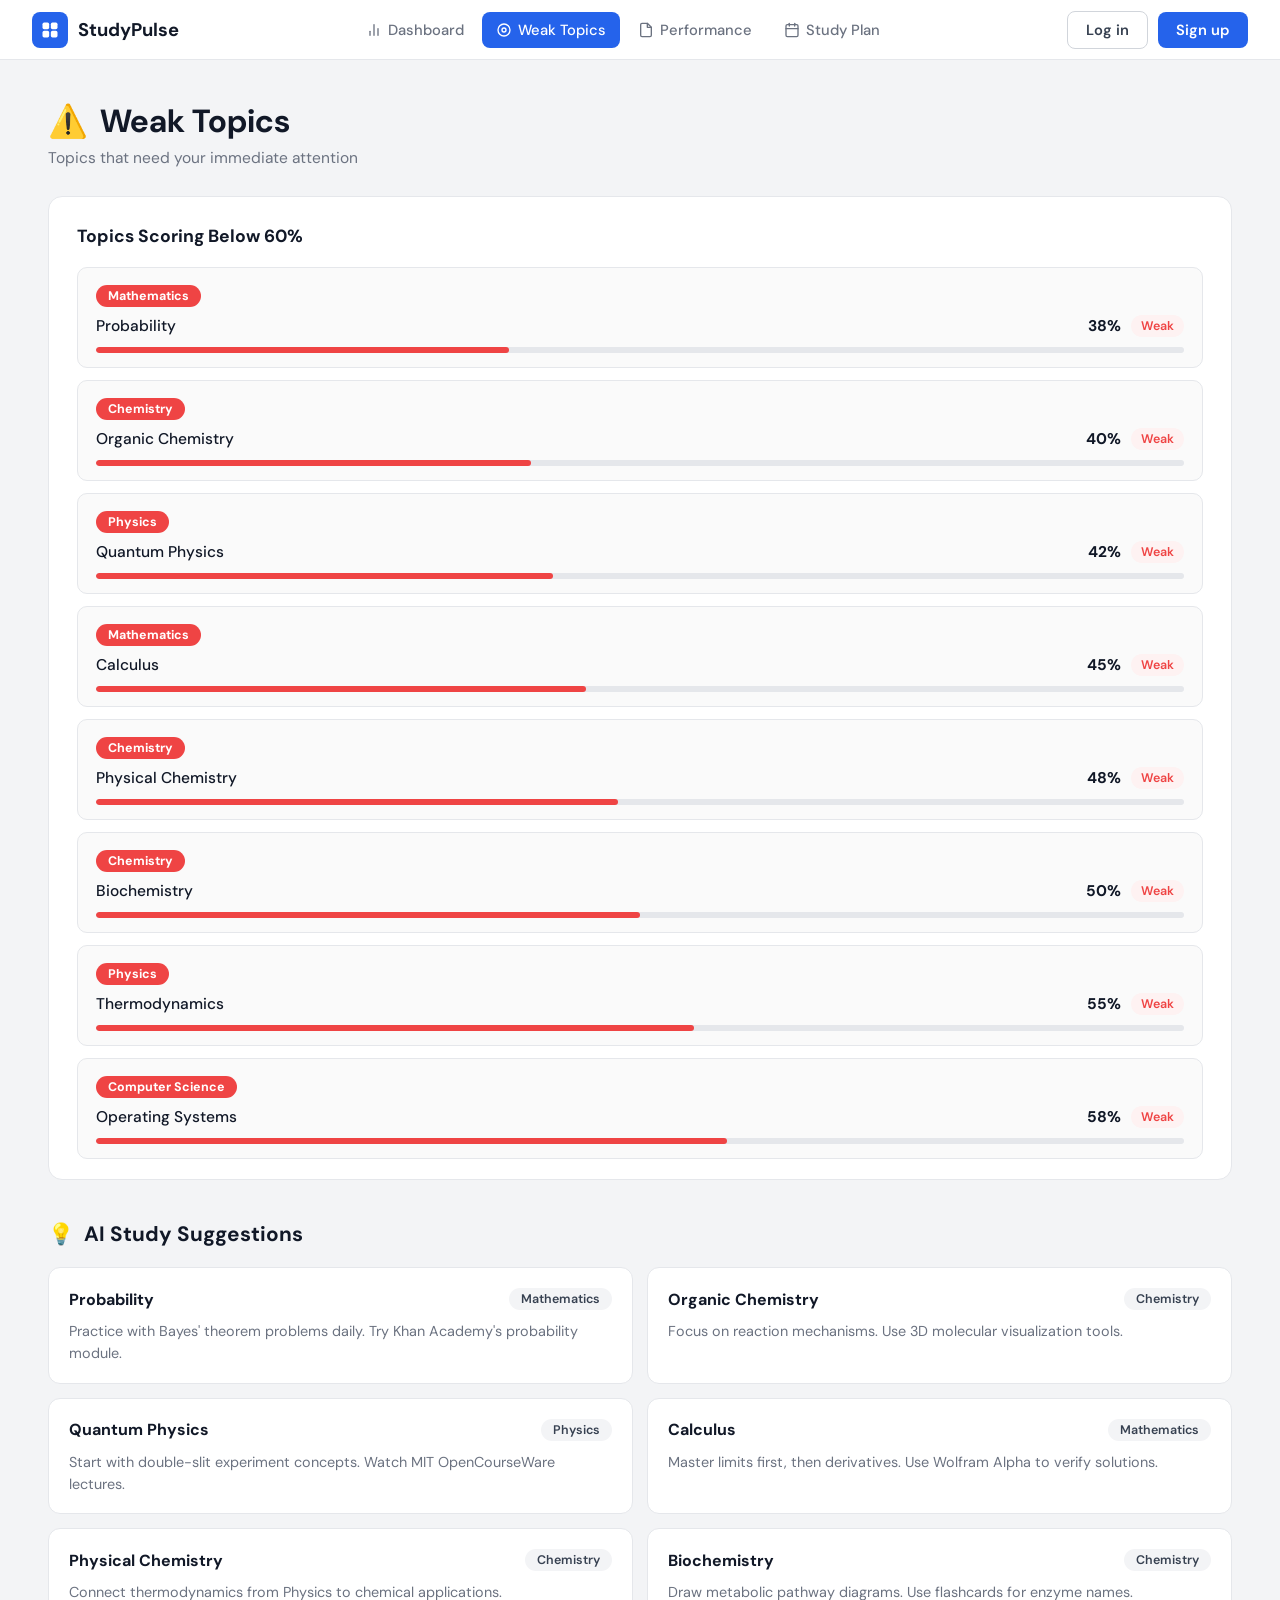
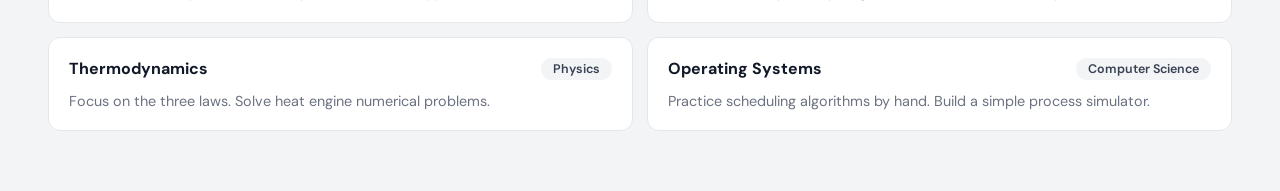
<file: index.html>
<!DOCTYPE html>
<html lang="en">
  <head>
    <meta charset="UTF-8" />
    <meta name="viewport" content="width=device-width, initial-scale=1.0" />
    <title>StudyPulse - Weak Topics</title>
    <link href="https://fonts.googleapis.com/css2?family=DM+Sans:wght@400;500;600;700&display=swap" rel="stylesheet" />
    <link rel="stylesheet" href="style.css" />
  </head>
  <body>

    <!-- NAVBAR -->
    <nav>
      <a class="nav-logo" href="index.html">
        <div class="nav-logo-icon">
          <svg class="logo-svg" viewBox="0 0 24 24" xmlns="http://www.w3.org/2000/svg">
            <rect x="3" y="3" width="8" height="8" rx="2" />
            <rect x="13" y="3" width="8" height="8" rx="2" />
            <rect x="3" y="13" width="8" height="8" rx="2" />
            <rect x="13" y="13" width="8" height="8" rx="2" />
          </svg>
        </div>
        StudyPulse
      </a>

      <div class="nav-links">
        <a class="nav-link" href="index.html">
          <svg class="link-svg" viewBox="0 0 24 24" fill="none" stroke="currentColor" stroke-width="2" stroke-linecap="round" stroke-linejoin="round">
            <line x1="18" y1="20" x2="18" y2="10" />
            <line x1="12" y1="20" x2="12" y2="4" />
            <line x1="6" y1="20" x2="6" y2="14" />
          </svg>
          Dashboard
        </a>
        <a class="nav-link active" href="index.html">
          <svg class="link-svg" viewBox="0 0 24 24" fill="none" stroke="currentColor" stroke-width="2" stroke-linecap="round" stroke-linejoin="round">
            <circle cx="12" cy="12" r="9" />
            <circle cx="12" cy="12" r="3" />
          </svg>
          Weak Topics
        </a>
        <a class="nav-link" href="performance.html">
          <svg class="link-svg" viewBox="0 0 24 24" fill="none" stroke="currentColor" stroke-width="2" stroke-linecap="round" stroke-linejoin="round">
            <path d="M14 2H6a2 2 0 0 0-2 2v16a2 2 0 0 0 2 2h12a2 2 0 0 0 2-2V8z" />
            <polyline points="14 2 14 8 20 8" />
          </svg>
          Performance
        </a>
        <a class="nav-link" href="#">
          <svg class="link-svg" viewBox="0 0 24 24" fill="none" stroke="currentColor" stroke-width="2" stroke-linecap="round" stroke-linejoin="round">
            <rect x="3" y="4" width="18" height="18" rx="2" ry="2" />
            <line x1="16" y1="2" x2="16" y2="6" />
            <line x1="8" y1="2" x2="8" y2="6" />
            <line x1="3" y1="10" x2="21" y2="10" />
          </svg>
          Study Plan
        </a>
      </div>

      <div class="nav-actions">
        <button class="btn-login">Log in</button>
        <button class="btn-signup">Sign up</button>
      </div>
    </nav>

    <!-- MAIN -->
    <main>
      <div class="page-header">
        <div class="page-title">
          <span>⚠️</span>
          Weak Topics
        </div>
        <div class="page-subtitle">Topics that need your immediate attention</div>
      </div>

      <div class="section-card">
        <div class="section-title">Topics Scoring Below 60%</div>
        <div id="topics-list"></div>
      </div>

      <div class="suggestions-header">
        <span>💡</span>
        AI Study Suggestions
      </div>
      <div class="suggestions-grid" id="suggestions-grid"></div>
    </main>

    <script src="script.js"></script>
  </body>
</html>
</file>
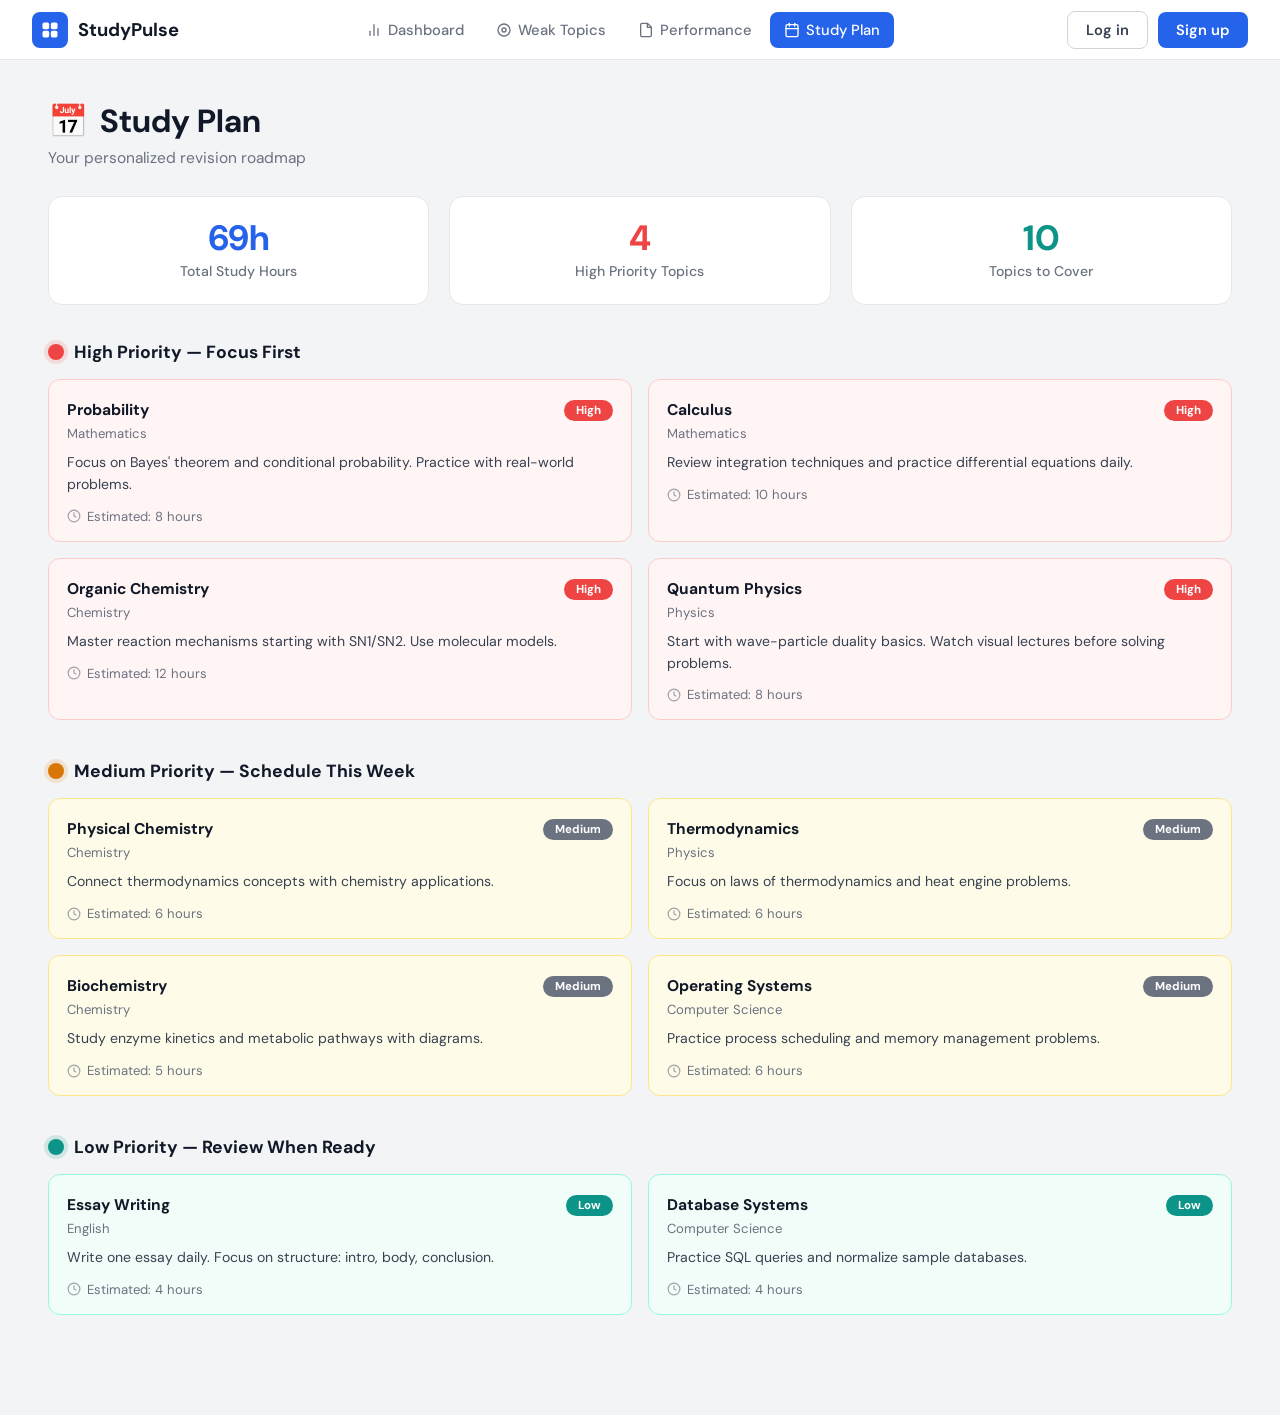
<file: study-plan.html>
<!DOCTYPE html>
<html lang="en">
  <head>
    <meta charset="UTF-8" />
    <meta name="viewport" content="width=device-width, initial-scale=1.0" />
    <meta http-equiv="Cache-Control" content="no-cache, no-store, must-revalidate" />
    <title>StudyPulse - Study Plan</title>
    <link href="https://fonts.googleapis.com/css2?family=DM+Sans:wght@400;500;600;700&display=swap" rel="stylesheet" />
    <link rel="stylesheet" href="style.css" />
    <style>
      /* ===== STUDY PLAN PAGE ===== */

      .sp-stats {
        display: grid;
        grid-template-columns: repeat(3, 1fr);
        gap: 20px;
        margin-bottom: 36px;
      }

      .sp-stat-card {
        background: #ffffff;
        border: 1px solid #e5e7eb;
        border-radius: 14px;
        padding: 24px 20px;
        text-align: center;
      }

      .sp-stat-value {
        font-size: 2.2rem;
        font-weight: 700;
        line-height: 1;
        margin-bottom: 6px;
      }

      .sp-stat-value.blue { color: #2563eb; }
      .sp-stat-value.red  { color: #ef4444; }
      .sp-stat-value.teal { color: #0d9488; }

      .sp-stat-label {
        font-size: 0.88rem;
        font-weight: 500;
        color: #6b7280;
      }

      .sp-section-header {
        display: flex;
        align-items: center;
        gap: 10px;
        font-size: 1.1rem;
        font-weight: 700;
        color: #111827;
        margin-bottom: 16px;
      }

      .sp-dot {
        width: 16px;
        height: 16px;
        border-radius: 50%;
        flex-shrink: 0;
      }

      .sp-dot.red   { background: #ef4444; box-shadow: 0 0 0 4px rgba(239,68,68,0.15); }
      .sp-dot.amber { background: #d97706; box-shadow: 0 0 0 4px rgba(217,119,6,0.15); }
      .sp-dot.teal  { background: #0d9488; box-shadow: 0 0 0 4px rgba(13,148,136,0.15); }

      .sp-grid {
        display: grid;
        grid-template-columns: 1fr 1fr;
        gap: 16px;
        margin-bottom: 40px;
      }

      .sp-card {
        border-radius: 12px;
        padding: 20px 18px 16px;
        border: 1px solid;
        transition: box-shadow 0.18s, border-color 0.18s;
      }

      .sp-card:hover { box-shadow: 0 4px 18px rgba(0,0,0,0.08); }

      .sp-card.high   { background: #fff5f5; border-color: #fecaca; }
      .sp-card.medium { background: #fefce8; border-color: #fde68a; }
      .sp-card.low    { background: #f0fdf9; border-color: #99f6e4; }

      .sp-card-top {
        display: flex;
        justify-content: space-between;
        align-items: flex-start;
        margin-bottom: 4px;
      }

      .sp-card-title {
        font-size: 0.97rem;
        font-weight: 700;
        color: #111827;
      }

      .sp-badge {
        font-size: 0.72rem;
        font-weight: 700;
        padding: 3px 12px;
        border-radius: 999px;
        color: #ffffff;
        flex-shrink: 0;
        margin-left: 10px;
      }

      .sp-badge.high   { background: #ef4444; }
      .sp-badge.medium { background: #6b7280; }
      .sp-badge.low    { background: #0d9488; }

      .sp-card-subject {
        font-size: 0.82rem;
        color: #6b7280;
        margin-bottom: 10px;
      }

      .sp-card-tip {
        font-size: 0.88rem;
        color: #374151;
        line-height: 1.55;
        margin-bottom: 12px;
      }

      .sp-card-time {
        display: flex;
        align-items: center;
        gap: 6px;
        font-size: 0.82rem;
        color: #6b7280;
      }

      .sp-card-time svg { flex-shrink: 0; opacity: 0.65; }

      @media (max-width: 768px) {
        .sp-stats { grid-template-columns: 1fr; }
        .sp-grid  { grid-template-columns: 1fr; }
      }
    </style>
  </head>
  <body>

    <!-- NAVBAR -->
    <nav>
      <a class="nav-logo" href="index.html">
        <div class="nav-logo-icon">
          <svg class="logo-svg" viewBox="0 0 24 24" xmlns="http://www.w3.org/2000/svg">
            <rect x="3" y="3" width="8" height="8" rx="2" />
            <rect x="13" y="3" width="8" height="8" rx="2" />
            <rect x="3" y="13" width="8" height="8" rx="2" />
            <rect x="13" y="13" width="8" height="8" rx="2" />
          </svg>
        </div>
        StudyPulse
      </a>

      <div class="nav-links">
        <a class="nav-link" href="Weak-topic.html">
          <svg class="link-svg" viewBox="0 0 24 24" fill="none" stroke="currentColor" stroke-width="2" stroke-linecap="round" stroke-linejoin="round">
            <line x1="18" y1="20" x2="18" y2="10" />
            <line x1="12" y1="20" x2="12" y2="4" />
            <line x1="6" y1="20" x2="6" y2="14" />
          </svg>
          Dashboard
        </a>
        <a class="nav-link" href="Weak-topic.html">
          <svg class="link-svg" viewBox="0 0 24 24" fill="none" stroke="currentColor" stroke-width="2" stroke-linecap="round" stroke-linejoin="round">
            <circle cx="12" cy="12" r="9" />
            <circle cx="12" cy="12" r="3" />
          </svg>
          Weak Topics
        </a>
        <a class="nav-link" href="performance.html">
          <svg class="link-svg" viewBox="0 0 24 24" fill="none" stroke="currentColor" stroke-width="2" stroke-linecap="round" stroke-linejoin="round">
            <path d="M14 2H6a2 2 0 0 0-2 2v16a2 2 0 0 0 2 2h12a2 2 0 0 0 2-2V8z" />
            <polyline points="14 2 14 8 20 8" />
          </svg>
          Performance
        </a>
        <a class="nav-link active" href="study-plan.html">
          <svg class="link-svg" viewBox="0 0 24 24" fill="none" stroke="currentColor" stroke-width="2" stroke-linecap="round" stroke-linejoin="round">
            <rect x="3" y="4" width="18" height="18" rx="2" ry="2" />
            <line x1="16" y1="2" x2="16" y2="6" />
            <line x1="8" y1="2" x2="8" y2="6" />
            <line x1="3" y1="10" x2="21" y2="10" />
          </svg>
          Study Plan
        </a>
      </div>

      <div class="nav-actions">
        <button class="btn-login">Log in</button>
        <button class="btn-signup">Sign up</button>
      </div>
    </nav>

    <!-- MAIN -->
    <main>
      <div class="page-header">
        <div class="page-title">
          <span>📅</span>
          Study Plan
        </div>
        <div class="page-subtitle">Your personalized revision roadmap</div>
      </div>

      <div class="sp-stats" id="sp-stats"></div>
      <div id="sp-sections"></div>
    </main>

    <script>
      // ===== DATA =====

      var stats = [
        { value: "69h", label: "Total Study Hours",    color: "blue" },
        { value: "4",   label: "High Priority Topics", color: "red"  },
        { value: "10",  label: "Topics to Cover",      color: "teal" }
      ];

      var sections = [
        {
          priority: "high",
          dot: "red",
          heading: "High Priority — Focus First",
          topics: [
            { title: "Probability",       subject: "Mathematics", hours: 8,  tip: "Focus on Bayes' theorem and conditional probability. Practice with real-world problems." },
            { title: "Calculus",          subject: "Mathematics", hours: 10, tip: "Review integration techniques and practice differential equations daily." },
            { title: "Organic Chemistry", subject: "Chemistry",   hours: 12, tip: "Master reaction mechanisms starting with SN1/SN2. Use molecular models." },
            { title: "Quantum Physics",   subject: "Physics",     hours: 8,  tip: "Start with wave-particle duality basics. Watch visual lectures before solving problems." }
          ]
        },
        {
          priority: "medium",
          dot: "amber",
          heading: "Medium Priority — Schedule This Week",
          topics: [
            { title: "Physical Chemistry", subject: "Chemistry",        hours: 6, tip: "Connect thermodynamics concepts with chemistry applications." },
            { title: "Thermodynamics",     subject: "Physics",          hours: 6, tip: "Focus on laws of thermodynamics and heat engine problems." },
            { title: "Biochemistry",       subject: "Chemistry",        hours: 5, tip: "Study enzyme kinetics and metabolic pathways with diagrams." },
            { title: "Operating Systems",  subject: "Computer Science", hours: 6, tip: "Practice process scheduling and memory management problems." }
          ]
        },
        {
          priority: "low",
          dot: "teal",
          heading: "Low Priority — Review When Ready",
          topics: [
            { title: "Essay Writing",    subject: "English",          hours: 4, tip: "Write one essay daily. Focus on structure: intro, body, conclusion." },
            { title: "Database Systems", subject: "Computer Science", hours: 4, tip: "Practice SQL queries and normalize sample databases." }
          ]
        }
      ];

      // ===== HELPERS =====

      var clockIcon =
        '<svg width="14" height="14" viewBox="0 0 24 24" fill="none" stroke="currentColor" stroke-width="2">' +
          '<circle cx="12" cy="12" r="10"/>' +
          '<polyline points="12 6 12 12 16 14"/>' +
        '</svg>';

      function cap(str) {
        return str.charAt(0).toUpperCase() + str.slice(1);
      }

      // ===== RENDER =====

      function renderStats() {
        var container = document.getElementById("sp-stats");
        stats.forEach(function(s) {
          var div = document.createElement("div");
          div.className = "sp-stat-card";
          div.innerHTML =
            '<div class="sp-stat-value ' + s.color + '">' + s.value + '</div>' +
            '<div class="sp-stat-label">' + s.label + '</div>';
          container.appendChild(div);
        });
      }

      function renderSections() {
        var container = document.getElementById("sp-sections");
        sections.forEach(function(sec) {
          var header = document.createElement("div");
          header.className = "sp-section-header";
          header.innerHTML =
            '<div class="sp-dot ' + sec.dot + '"></div>' +
            '<span>' + sec.heading + '</span>';
          container.appendChild(header);

          var grid = document.createElement("div");
          grid.className = "sp-grid";

          sec.topics.forEach(function(t) {
            var card = document.createElement("div");
            card.className = "sp-card " + sec.priority;
            card.innerHTML =
              '<div class="sp-card-top">' +
                '<div class="sp-card-title">' + t.title + '</div>' +
                '<span class="sp-badge ' + sec.priority + '">' + cap(sec.priority) + '</span>' +
              '</div>' +
              '<div class="sp-card-subject">' + t.subject + '</div>' +
              '<div class="sp-card-tip">' + t.tip + '</div>' +
              '<div class="sp-card-time">' + clockIcon + ' Estimated: ' + t.hours + ' hours</div>';
            grid.appendChild(card);
          });

          container.appendChild(grid);
        });
      }

      // ===== INIT =====

      document.addEventListener("DOMContentLoaded", function() {
        renderStats();
        renderSections();
      });
    </script>
  </body>
</html>
</file>
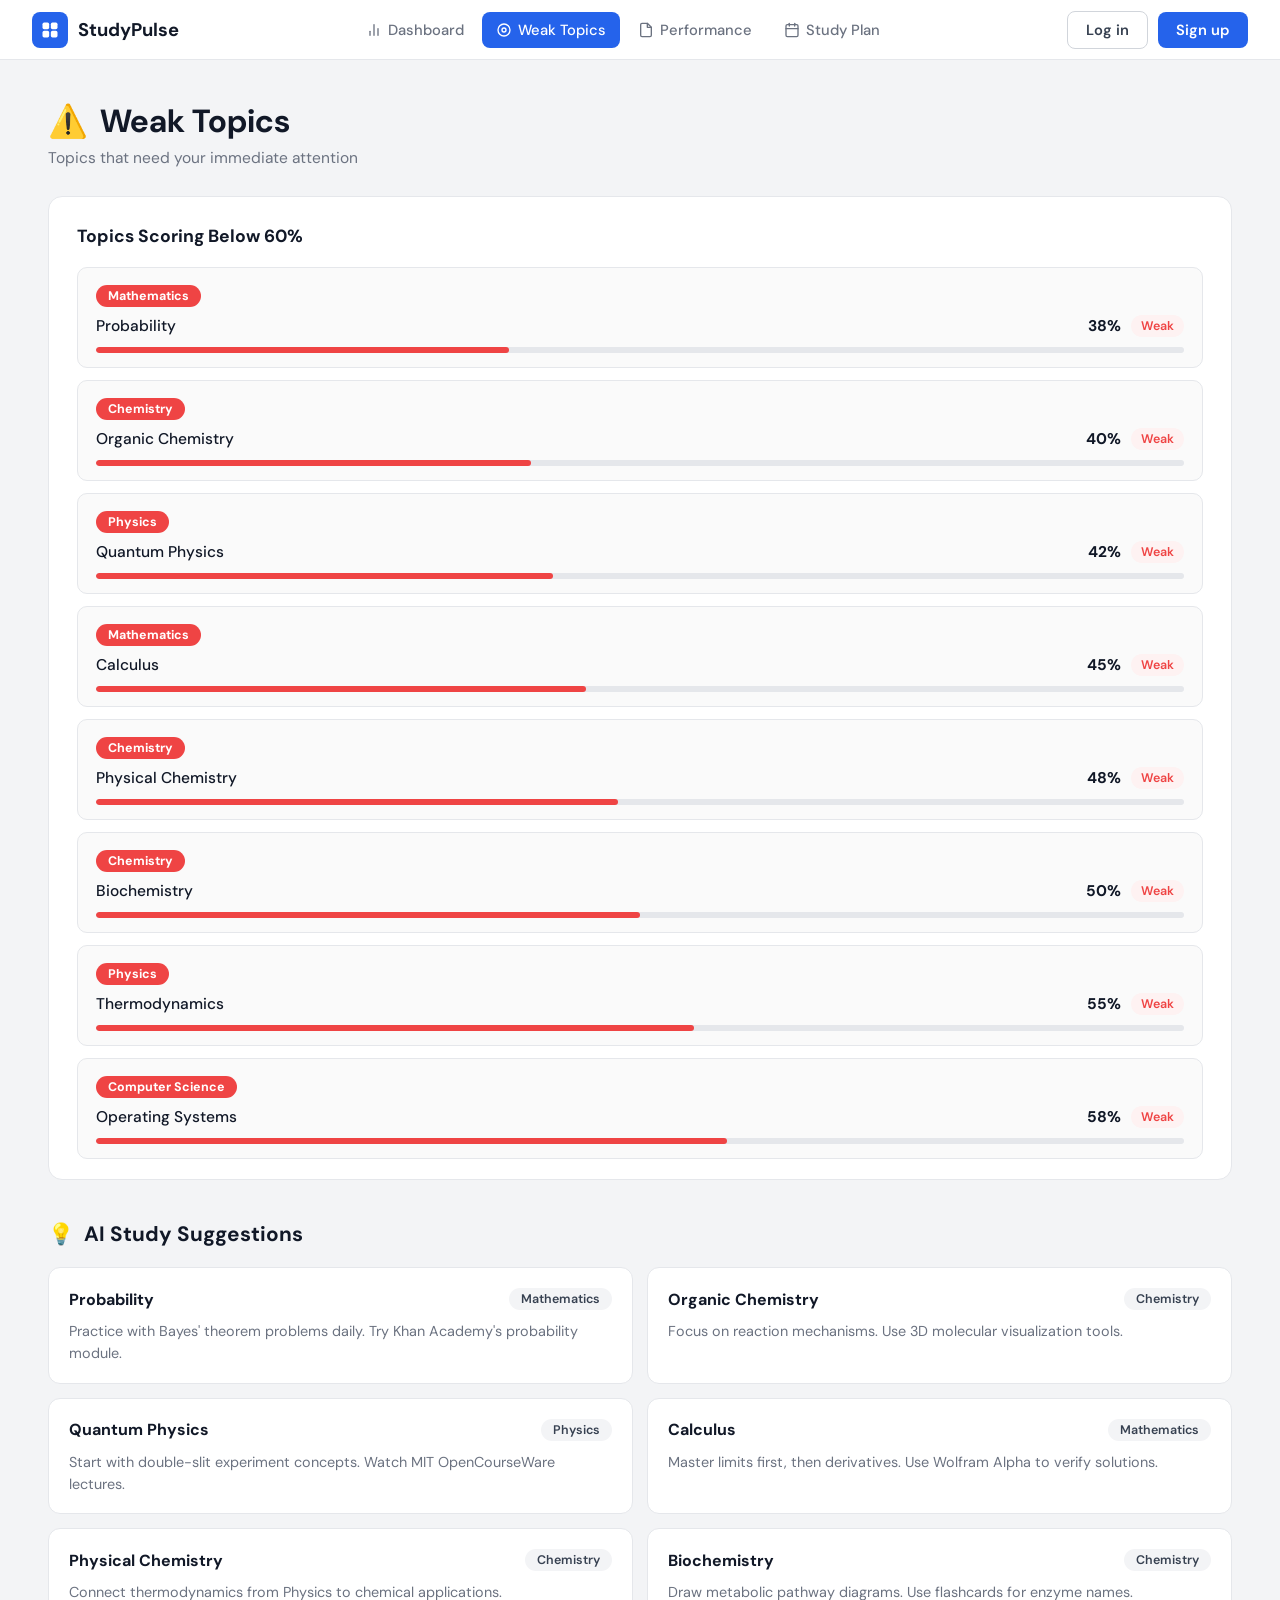
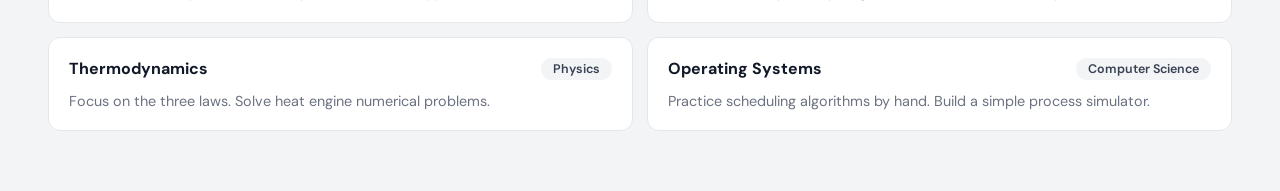
<file: Weak-topic.html>
<!DOCTYPE html>
<html lang="en">
  <head>
    <meta charset="UTF-8" />
    <meta name="viewport" content="width=device-width, initial-scale=1.0" />
    <meta http-equiv="Cache-Control" content="no-cache, no-store, must-revalidate" />
    <title>StudyPulse - Weak Topics</title>
    <link href="https://fonts.googleapis.com/css2?family=DM+Sans:wght@400;500;600;700&display=swap" rel="stylesheet" />
    <link rel="stylesheet" href="style.css" />
  </head>
  <body>

    <!-- NAVBAR -->
    <nav>
      <a class="nav-logo" href="Weak-topic.html">
        <div class="nav-logo-icon">
          <svg class="logo-svg" viewBox="0 0 24 24" xmlns="http://www.w3.org/2000/svg">
            <rect x="3" y="3" width="8" height="8" rx="2" />
            <rect x="13" y="3" width="8" height="8" rx="2" />
            <rect x="3" y="13" width="8" height="8" rx="2" />
            <rect x="13" y="13" width="8" height="8" rx="2" />
          </svg>
        </div>
        StudyPulse
      </a>

      <div class="nav-links">
        <a class="nav-link" href="Weak-topic.html">
          <svg class="link-svg" viewBox="0 0 24 24" fill="none" stroke="currentColor" stroke-width="2" stroke-linecap="round" stroke-linejoin="round">
            <line x1="18" y1="20" x2="18" y2="10" />
            <line x1="12" y1="20" x2="12" y2="4" />
            <line x1="6" y1="20" x2="6" y2="14" />
          </svg>
          Dashboard
        </a>
        <a class="nav-link active" href="Weak-topic.html">
          <svg class="link-svg" viewBox="0 0 24 24" fill="none" stroke="currentColor" stroke-width="2" stroke-linecap="round" stroke-linejoin="round">
            <circle cx="12" cy="12" r="9" />
            <circle cx="12" cy="12" r="3" />
          </svg>
          Weak Topics
        </a>
        <a class="nav-link" href="performance.html">
          <svg class="link-svg" viewBox="0 0 24 24" fill="none" stroke="currentColor" stroke-width="2" stroke-linecap="round" stroke-linejoin="round">
            <path d="M14 2H6a2 2 0 0 0-2 2v16a2 2 0 0 0 2 2h12a2 2 0 0 0 2-2V8z" />
            <polyline points="14 2 14 8 20 8" />
          </svg>
          Performance
        </a>
        <a class="nav-link" href="study-plan.html">
          <svg class="link-svg" viewBox="0 0 24 24" fill="none" stroke="currentColor" stroke-width="2" stroke-linecap="round" stroke-linejoin="round">
            <rect x="3" y="4" width="18" height="18" rx="2" ry="2" />
            <line x1="16" y1="2" x2="16" y2="6" />
            <line x1="8" y1="2" x2="8" y2="6" />
            <line x1="3" y1="10" x2="21" y2="10" />
          </svg>
          Study Plan
        </a>
      </div>

      <div class="nav-actions">
        <button class="btn-login">Log in</button>
        <button class="btn-signup">Sign up</button>
      </div>
    </nav>

    <!-- MAIN -->
    <main>
      <div class="page-header">
        <div class="page-title">
          <span>⚠️</span>
          Weak Topics
        </div>
        <div class="page-subtitle">Topics that need your immediate attention</div>
      </div>

      <div class="section-card">
        <div class="section-title">Topics Scoring Below 60%</div>
        <div id="topics-list"></div>
      </div>

      <div class="suggestions-header">
        <span>💡</span>
        AI Study Suggestions
      </div>
      <div class="suggestions-grid" id="suggestions-grid"></div>
    </main>

    <script src="script.js"></script>
  </body>
</html>
</file>
<file: style.css>
/* ===== RESET ===== */
*, *::before, *::after {
  box-sizing: border-box;
  margin: 0;
  padding: 0;
}

/* ===== BODY ===== */
body {
  font-family: 'DM Sans', sans-serif;
  background: #f3f4f6;
  color: #111827;
  min-height: 100vh;
}

/* ===== NAVBAR ===== */
nav {
  background: #ffffff;
  border-bottom: 1px solid #e5e7eb;
  display: flex;
  align-items: center;
  justify-content: space-between;
  padding: 0 32px;
  height: 60px;
  position: sticky;
  top: 0;
  z-index: 100;
}

.nav-logo {
  display: flex;
  align-items: center;
  gap: 10px;
  font-weight: 700;
  font-size: 1.15rem;
  color: #111827;
  text-decoration: none;
}

.nav-logo-icon {
  width: 36px;
  height: 36px;
  min-width: 36px;
  background: #2563eb;
  border-radius: 8px;
  display: flex;
  align-items: center;
  justify-content: center;
  overflow: hidden;
}

/* THIS IS THE KEY FIX - target only the logo SVG */
.nav-logo-icon .logo-svg {
  width: 20px;
  height: 20px;
  fill: #ffffff;
  display: block;
}

.nav-links {
  display: flex;
  align-items: center;
  gap: 4px;
}

.nav-link {
  display: flex;
  align-items: center;
  gap: 6px;
  padding: 8px 14px;
  border-radius: 8px;
  font-size: 0.92rem;
  font-weight: 500;
  color: #6b7280;
  text-decoration: none;
  transition: background 0.15s, color 0.15s;
  cursor: pointer;
}

.nav-link:hover {
  background: #f3f4f6;
  color: #111827;
}

.nav-link.active {
  background: #2563eb;
  color: #ffffff;
}

/* THIS IS THE KEY FIX - target only nav link SVGs */
.nav-link .link-svg {
  width: 16px;
  height: 16px;
  flex-shrink: 0;
  display: block;
}

.nav-actions {
  display: flex;
  gap: 10px;
  align-items: center;
}

.btn-login {
  padding: 8px 18px;
  border-radius: 8px;
  border: 1.5px solid #d1d5db;
  background: #ffffff;
  font-family: 'DM Sans', sans-serif;
  font-size: 0.92rem;
  font-weight: 600;
  color: #374151;
  cursor: pointer;
  transition: border-color 0.15s;
}

.btn-login:hover {
  border-color: #9ca3af;
}

.btn-signup {
  padding: 8px 18px;
  border-radius: 8px;
  border: none;
  background: #2563eb;
  font-family: 'DM Sans', sans-serif;
  font-size: 0.92rem;
  font-weight: 600;
  color: #ffffff;
  cursor: pointer;
  transition: background 0.15s;
}

.btn-signup:hover {
  background: #1d4ed8;
}

/* ===== MAIN ===== */
main {
  width: 100%;
  max-width: 100%;
  padding: 40px 48px 60px;
}

/* ===== PAGE HEADER ===== */
.page-header {
  margin-bottom: 28px;
}

.page-title {
  display: flex;
  align-items: center;
  gap: 12px;
  font-size: 2rem;
  font-weight: 700;
  color: #111827;
  margin-bottom: 6px;
}

.page-subtitle {
  font-size: 0.97rem;
  color: #6b7280;
  font-weight: 400;
}

/* ===== SECTION CARD ===== */
.section-card {
  background: #ffffff;
  border-radius: 14px;
  border: 1px solid #e5e7eb;
  padding: 28px 28px 20px;
  margin-bottom: 40px;
}

.section-title {
  font-size: 1.1rem;
  font-weight: 700;
  color: #111827;
  margin-bottom: 20px;
}

/* ===== TOPIC ITEM ===== */
.topic-item {
  background: #fafafa;
  border: 1px solid #e5e7eb;
  border-radius: 10px;
  padding: 16px 18px 14px;
  margin-bottom: 12px;
}

.topic-item:last-child {
  margin-bottom: 0;
}

.topic-header {
  display: flex;
  align-items: center;
  justify-content: space-between;
  margin-bottom: 10px;
}

.topic-name {
  font-size: 0.97rem;
  font-weight: 500;
  color: #111827;
}

.topic-score-row {
  display: flex;
  align-items: center;
  gap: 10px;
}

.topic-score {
  font-size: 0.97rem;
  font-weight: 700;
  color: #111827;
}

.badge-weak {
  background: #fef2f2;
  color: #ef4444;
  font-size: 0.78rem;
  font-weight: 600;
  padding: 3px 10px;
  border-radius: 20px;
}

.subject-badge {
  display: inline-block;
  padding: 3px 12px;
  border-radius: 20px;
  font-size: 0.78rem;
  font-weight: 700;
  color: #ffffff;
  margin-bottom: 8px;
  background: #ef4444;
}

/* ===== PROGRESS BAR ===== */
.progress-bar-bg {
  width: 100%;
  height: 6px;
  background: #e5e7eb;
  border-radius: 99px;
  overflow: hidden;
}

.progress-bar-fill {
  height: 100%;
  background: #ef4444;
  border-radius: 99px;
  width: 0%;
  transition: width 0.9s cubic-bezier(0.4, 0, 0.2, 1);
}

/* ===== AI SUGGESTIONS ===== */
.suggestions-header {
  display: flex;
  align-items: center;
  gap: 10px;
  font-size: 1.3rem;
  font-weight: 700;
  color: #111827;
  margin-bottom: 20px;
}

.suggestions-grid {
  display: grid;
  grid-template-columns: 1fr 1fr;
  gap: 14px;
}

.suggestion-card {
  background: #ffffff;
  border: 1px solid #e5e7eb;
  border-radius: 12px;
  padding: 20px 20px 18px;
  transition: box-shadow 0.18s, border-color 0.18s;
  cursor: pointer;
}

.suggestion-card:hover {
  box-shadow: 0 4px 18px rgba(37, 99, 235, 0.09);
  border-color: #bfdbfe;
}

.suggestion-card-header {
  display: flex;
  align-items: center;
  justify-content: space-between;
  margin-bottom: 10px;
}

.suggestion-topic {
  font-size: 1rem;
  font-weight: 700;
  color: #111827;
}

.suggestion-subject-badge {
  background: #f3f4f6;
  color: #374151;
  font-size: 0.78rem;
  font-weight: 600;
  padding: 3px 12px;
  border-radius: 20px;
}

.suggestion-text {
  font-size: 0.9rem;
  color: #6b7280;
  line-height: 1.55;
}

/* ===== RESPONSIVE ===== */
@media (max-width: 640px) {
  nav {
    padding: 0 14px;
  }
  main {
    padding: 24px 16px 40px;
  }
  .suggestions-grid {
    grid-template-columns: 1fr;
  }
}
</file>
